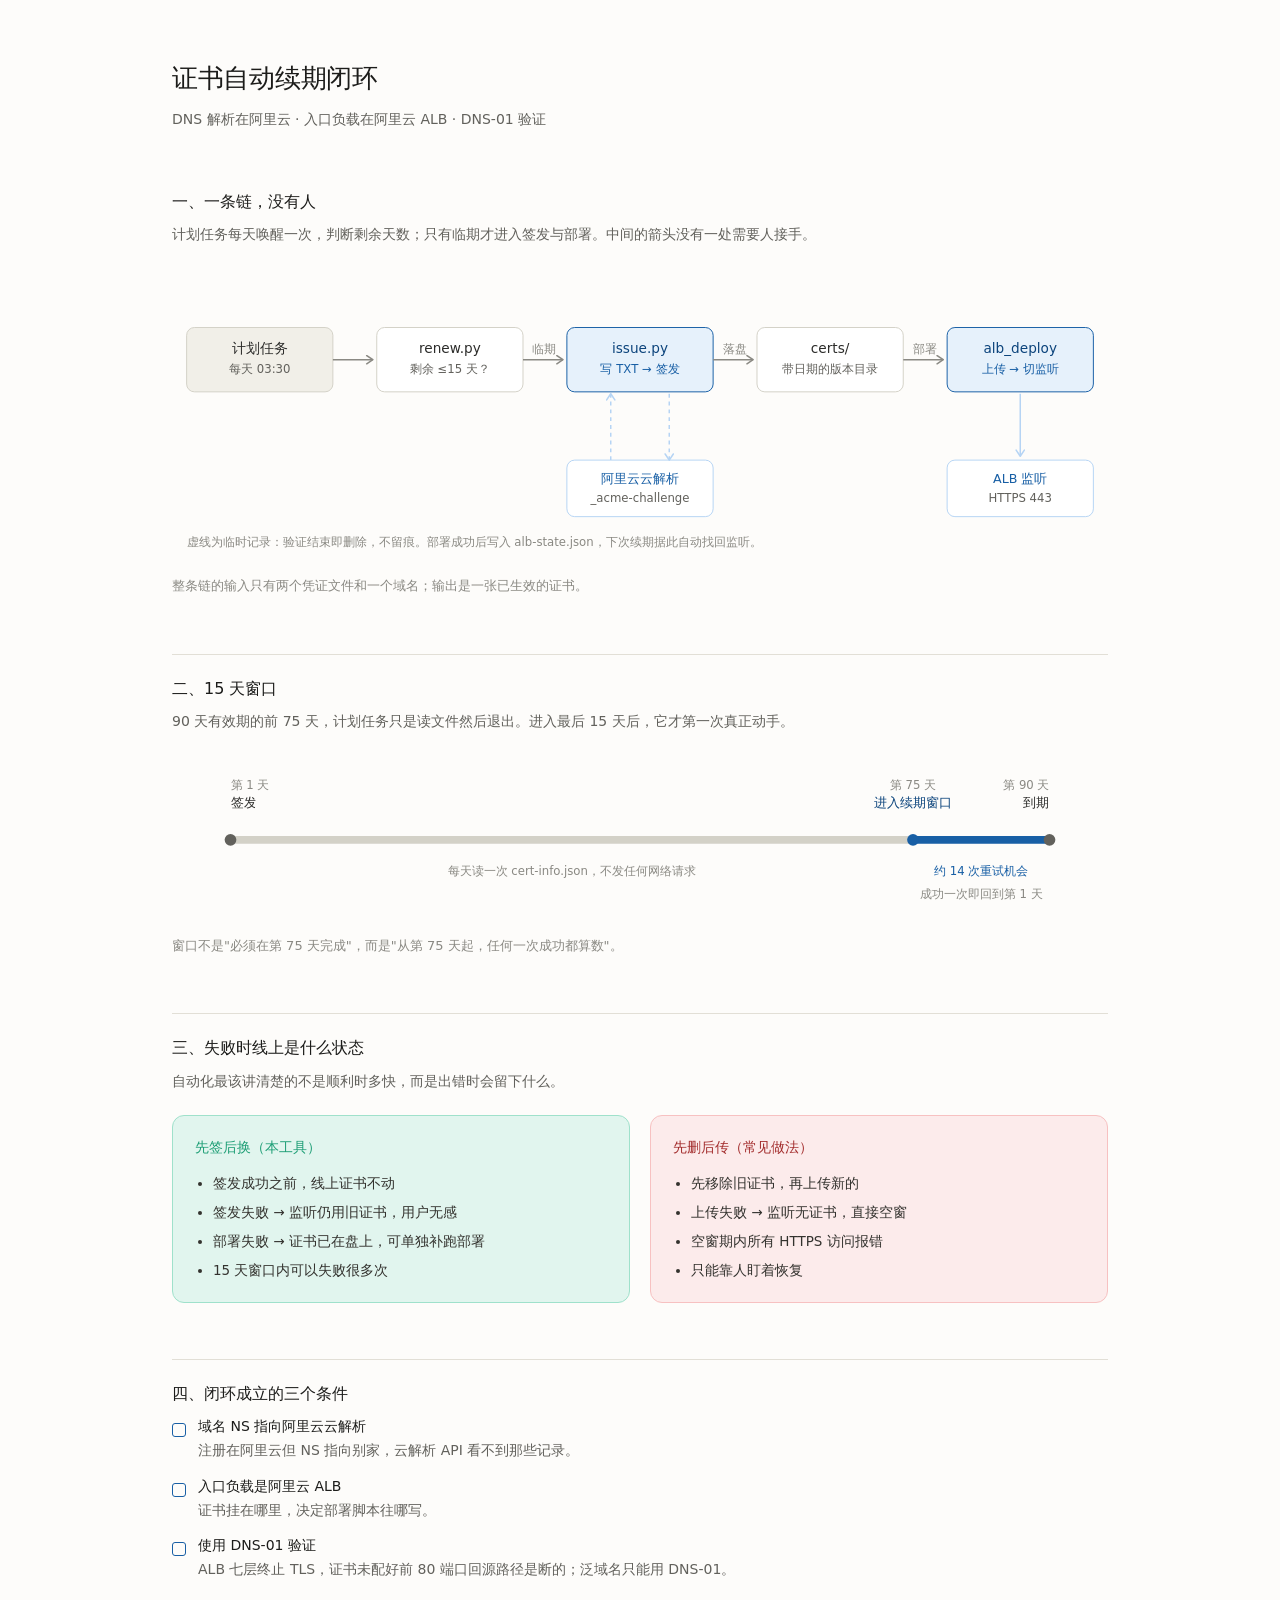
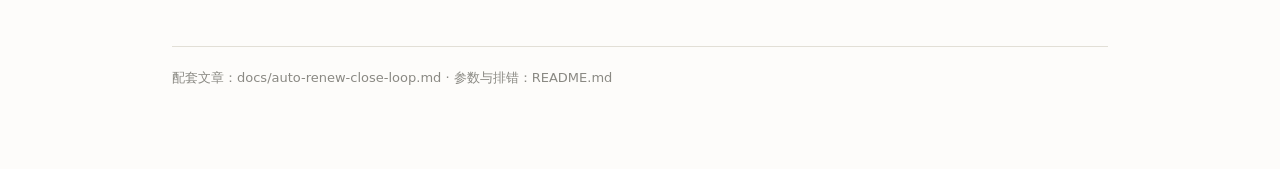
<file: docs/auto-renew-close-loop.html>
<!DOCTYPE html>
<html lang="zh-CN">
<head>
<meta charset="UTF-8">
<meta name="viewport" content="width=device-width, initial-scale=1">
<title>证书自动续期闭环 · 框图</title>
<style>
  :root {
    --ink: #1c1c1a;
    --muted: #62615c;
    --faint: #8a8983;
    --line: #e2dfd6;
    --paper: #fdfcfa;
    --blue: #185fa5;
    --blue-bg: #e6f1fb;
    --blue-line: #b5d4f4;
    --green: #1d9e75;
    --green-bg: #e1f5ee;
    --green-line: #9fe1cb;
    --red: #a32d2d;
    --red-bg: #fcebeb;
    --red-line: #f7c1c1;
  }
  * { box-sizing: border-box; }
  body {
    margin: 0;
    background: var(--paper);
    color: var(--ink);
    font-family: system-ui, -apple-system, "Segoe UI", "Microsoft YaHei", sans-serif;
    font-size: 15px;
    line-height: 1.7;
    -webkit-font-smoothing: antialiased;
  }
  .wrap { max-width: 1000px; margin: 0 auto; padding: 56px 32px 80px; text-align: left; }
  h1 { font-size: 26px; font-weight: 500; margin: 0 0 8px; letter-spacing: -.01em; }
  .sub { color: var(--muted); font-size: 14px; margin: 0 0 48px; }
  h2 {
    font-size: 16px; font-weight: 500; margin: 56px 0 8px;
    padding-top: 20px; border-top: 1px solid var(--line);
  }
  h2:first-of-type { border-top: none; padding-top: 0; }
  .note { color: var(--muted); font-size: 14px; margin: 0 0 22px; }
  figure { margin: 0; }
  svg { display: block; width: 100%; height: auto; }
  svg text { font-family: inherit; }
  figcaption { color: var(--faint); font-size: 13px; margin-top: 14px; }

  .compare { display: grid; grid-template-columns: 1fr 1fr; gap: 20px; margin-top: 4px; }
  .card { border: 1px solid var(--line); border-radius: 12px; padding: 20px 22px; background: #fff; }
  .card.good { border-color: var(--green-line); background: var(--green-bg); }
  .card.bad { border-color: var(--red-line); background: var(--red-bg); }
  .card h3 { font-size: 14px; font-weight: 500; margin: 0 0 12px; }
  .card.good h3 { color: var(--green); }
  .card.bad h3 { color: var(--red); }
  .card ul { margin: 0; padding-left: 18px; font-size: 13.5px; color: #33322e; }
  .card li { margin-bottom: 6px; }
  .card li:last-child { margin-bottom: 0; }

  .check { list-style: none; padding: 0; margin: 8px 0 0; }
  .check li { position: relative; padding-left: 26px; margin-bottom: 12px; font-size: 14px; }
  .check li::before {
    content: ""; position: absolute; left: 0; top: 8px;
    width: 12px; height: 12px; border: 1.5px solid var(--blue); border-radius: 3px;
  }
  .check li b { font-weight: 500; }
  .check li span { color: var(--muted); }

  footer { margin-top: 64px; padding-top: 20px; border-top: 1px solid var(--line);
           color: var(--faint); font-size: 13px; }
  @media (max-width: 680px) {
    .wrap { padding: 36px 20px 56px; }
    .compare { grid-template-columns: 1fr; }
    h1 { font-size: 21px; }
  }
</style>
</head>
<body>
<div class="wrap">

  <h1>证书自动续期闭环</h1>
  <p class="sub">DNS 解析在阿里云 · 入口负载在阿里云 ALB · DNS-01 验证</p>

  <h2>一、一条链，没有人</h2>
  <p class="note">计划任务每天唤醒一次，判断剩余天数；只有临期才进入签发与部署。中间的箭头没有一处需要人接手。</p>

  <figure>
    <svg viewBox="0 0 960 300" role="img" aria-label="计划任务、续期判断、签发、证书目录、部署五个环节串联的执行链">
      <defs>
        <marker id="a1" viewBox="0 0 10 10" refX="8" refY="5" markerWidth="7" markerHeight="7" orient="auto-start-reverse">
          <path d="M2 1L8 5L2 9" fill="none" stroke="#8a8983" stroke-width="1.5" stroke-linecap="round" stroke-linejoin="round"/>
        </marker>
        <marker id="a2" viewBox="0 0 10 10" refX="8" refY="5" markerWidth="7" markerHeight="7" orient="auto-start-reverse">
          <path d="M2 1L8 5L2 9" fill="none" stroke="#b5d4f4" stroke-width="1.5" stroke-linecap="round" stroke-linejoin="round"/>
        </marker>
      </defs>

      <rect x="15" y="60" width="150" height="66" rx="8" fill="#f1efe8" stroke="#d3d1c7" stroke-width="1"/>
      <text x="90" y="86" text-anchor="middle" font-size="14" font-weight="500" fill="#2c2c2a">计划任务</text>
      <text x="90" y="107" text-anchor="middle" font-size="12" fill="#62615c">每天 03:30</text>

      <path d="M165 93L206 93" fill="none" stroke="#8a8983" stroke-width="1.5" marker-end="url(#a1)"/>

      <rect x="210" y="60" width="150" height="66" rx="8" fill="#fff" stroke="#d3d1c7" stroke-width="1"/>
      <text x="285" y="86" text-anchor="middle" font-size="14" font-weight="500" fill="#2c2c2a">renew.py</text>
      <text x="285" y="107" text-anchor="middle" font-size="12" fill="#62615c">剩余 ≤15 天？</text>

      <text x="382" y="86" text-anchor="middle" font-size="12" fill="#8a8983">临期</text>
      <path d="M360 93L401 93" fill="none" stroke="#8a8983" stroke-width="1.5" marker-end="url(#a1)"/>

      <rect x="405" y="60" width="150" height="66" rx="8" fill="#e6f1fb" stroke="#185fa5" stroke-width="1"/>
      <text x="480" y="86" text-anchor="middle" font-size="14" font-weight="500" fill="#0c447c">issue.py</text>
      <text x="480" y="107" text-anchor="middle" font-size="12" fill="#185fa5">写 TXT → 签发</text>

      <text x="577" y="86" text-anchor="middle" font-size="12" fill="#8a8983">落盘</text>
      <path d="M555 93L596 93" fill="none" stroke="#8a8983" stroke-width="1.5" marker-end="url(#a1)"/>

      <rect x="600" y="60" width="150" height="66" rx="8" fill="#fff" stroke="#d3d1c7" stroke-width="1"/>
      <text x="675" y="86" text-anchor="middle" font-size="14" font-weight="500" fill="#2c2c2a">certs/</text>
      <text x="675" y="107" text-anchor="middle" font-size="12" fill="#62615c">带日期的版本目录</text>

      <text x="772" y="86" text-anchor="middle" font-size="12" fill="#8a8983">部署</text>
      <path d="M750 93L791 93" fill="none" stroke="#8a8983" stroke-width="1.5" marker-end="url(#a1)"/>

      <rect x="795" y="60" width="150" height="66" rx="8" fill="#e6f1fb" stroke="#185fa5" stroke-width="1"/>
      <text x="870" y="86" text-anchor="middle" font-size="14" font-weight="500" fill="#0c447c">alb_deploy</text>
      <text x="870" y="107" text-anchor="middle" font-size="12" fill="#185fa5">上传 → 切监听</text>

      <rect x="405" y="196" width="150" height="58" rx="8" fill="#fff" stroke="#b5d4f4" stroke-width="1"/>
      <text x="480" y="219" text-anchor="middle" font-size="13" font-weight="500" fill="#185fa5">阿里云云解析</text>
      <text x="480" y="239" text-anchor="middle" font-size="12" fill="#62615c">_acme-challenge</text>

      <path d="M450 196L450 128" fill="none" stroke="#b5d4f4" stroke-width="1.5" stroke-dasharray="4 4" marker-end="url(#a2)"/>
      <path d="M510 128L510 196" fill="none" stroke="#b5d4f4" stroke-width="1.5" stroke-dasharray="4 4" marker-end="url(#a2)"/>

      <rect x="795" y="196" width="150" height="58" rx="8" fill="#fff" stroke="#b5d4f4" stroke-width="1"/>
      <text x="870" y="219" text-anchor="middle" font-size="13" font-weight="500" fill="#185fa5">ALB 监听</text>
      <text x="870" y="239" text-anchor="middle" font-size="12" fill="#62615c">HTTPS 443</text>

      <path d="M870 128L870 192" fill="none" stroke="#b5d4f4" stroke-width="1.5" marker-end="url(#a2)"/>

      <text x="15" y="284" font-size="12" fill="#8a8983">虚线为临时记录：验证结束即删除，不留痕。部署成功后写入 alb-state.json，下次续期据此自动找回监听。</text>
    </svg>
    <figcaption>整条链的输入只有两个凭证文件和一个域名；输出是一张已生效的证书。</figcaption>
  </figure>

  <h2>二、15 天窗口</h2>
  <p class="note">90 天有效期的前 75 天，计划任务只是读文件然后退出。进入最后 15 天后，它才第一次真正动手。</p>

  <figure>
    <svg viewBox="0 0 960 170" role="img" aria-label="90 天有效期时间轴，最后 15 天为续期窗口">
      <rect x="60" y="82" width="700" height="8" rx="4" fill="#d3d1c7"/>
      <rect x="760" y="82" width="140" height="8" rx="4" fill="#185fa5"/>

      <circle cx="60" cy="86" r="6" fill="#62615c"/>
      <circle cx="760" cy="86" r="6" fill="#185fa5"/>
      <circle cx="900" cy="86" r="6" fill="#62615c"/>

      <text x="60" y="52" font-size="13" font-weight="500" fill="#2c2c2a">签发</text>
      <text x="60" y="34" font-size="12" fill="#8a8983">第 1 天</text>

      <text x="760" y="52" text-anchor="middle" font-size="13" font-weight="500" fill="#0c447c">进入续期窗口</text>
      <text x="760" y="34" text-anchor="middle" font-size="12" fill="#8a8983">第 75 天</text>

      <text x="900" y="52" text-anchor="end" font-size="13" font-weight="500" fill="#2c2c2a">到期</text>
      <text x="900" y="34" text-anchor="end" font-size="12" fill="#8a8983">第 90 天</text>

      <text x="410" y="122" text-anchor="middle" font-size="12" fill="#8a8983">每天读一次 cert-info.json，不发任何网络请求</text>
      <text x="830" y="122" text-anchor="middle" font-size="12" fill="#185fa5">约 14 次重试机会</text>

      <text x="830" y="146" text-anchor="middle" font-size="12" fill="#8a8983">成功一次即回到第 1 天</text>
    </svg>
    <figcaption>窗口不是"必须在第 75 天完成"，而是"从第 75 天起，任何一次成功都算数"。</figcaption>
  </figure>

  <h2>三、失败时线上是什么状态</h2>
  <p class="note">自动化最该讲清楚的不是顺利时多快，而是出错时会留下什么。</p>

  <div class="compare">
    <div class="card good">
      <h3>先签后换（本工具）</h3>
      <ul>
        <li>签发成功之前，线上证书不动</li>
        <li>签发失败 → 监听仍用旧证书，用户无感</li>
        <li>部署失败 → 证书已在盘上，可单独补跑部署</li>
        <li>15 天窗口内可以失败很多次</li>
      </ul>
    </div>
    <div class="card bad">
      <h3>先删后传（常见做法）</h3>
      <ul>
        <li>先移除旧证书，再上传新的</li>
        <li>上传失败 → 监听无证书，直接空窗</li>
        <li>空窗期内所有 HTTPS 访问报错</li>
        <li>只能靠人盯着恢复</li>
      </ul>
    </div>
  </div>

  <h2>四、闭环成立的三个条件</h2>
  <ul class="check">
    <li><b>域名 NS 指向阿里云云解析</b><br><span>注册在阿里云但 NS 指向别家，云解析 API 看不到那些记录。</span></li>
    <li><b>入口负载是阿里云 ALB</b><br><span>证书挂在哪里，决定部署脚本往哪写。</span></li>
    <li><b>使用 DNS-01 验证</b><br><span>ALB 七层终止 TLS，证书未配好前 80 端口回源路径是断的；泛域名只能用 DNS-01。</span></li>
  </ul>

  <footer>配套文章：docs/auto-renew-close-loop.md · 参数与排错：README.md</footer>
</div>
</body>
</html>
</file>
